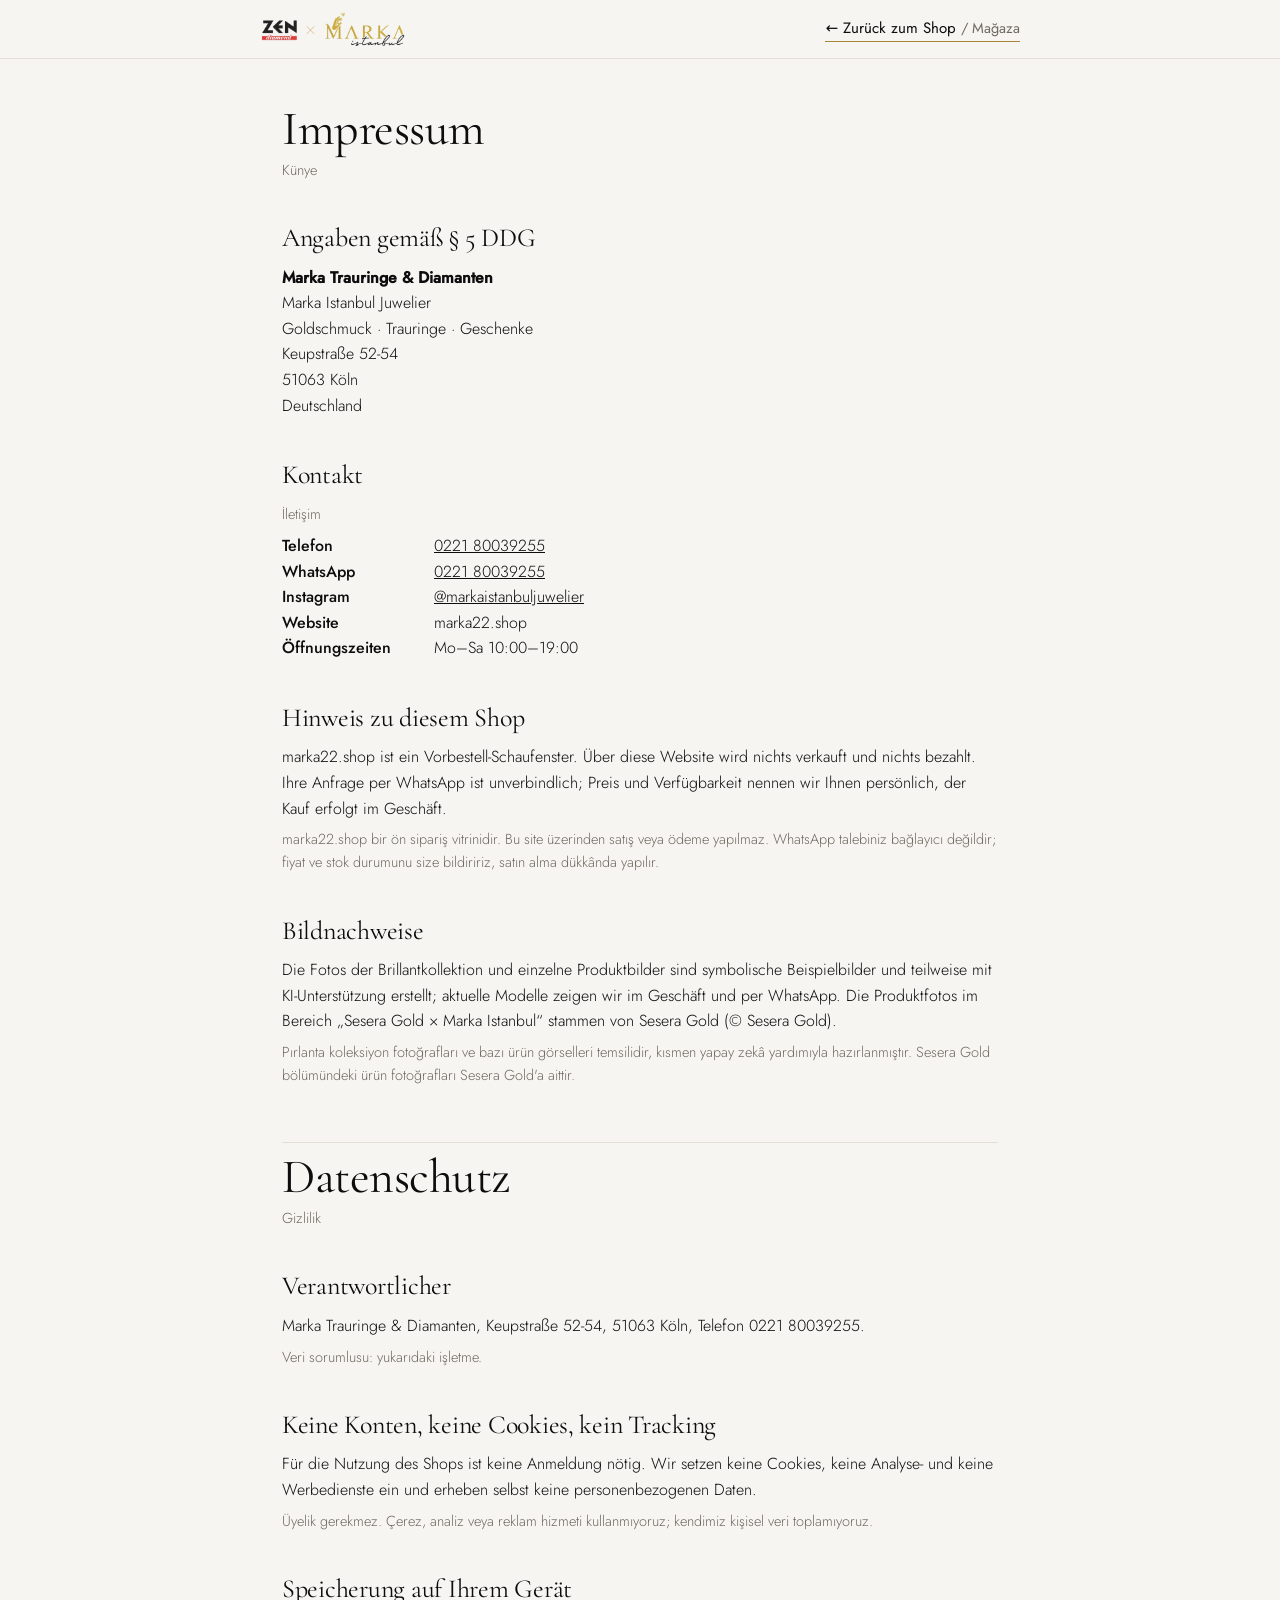
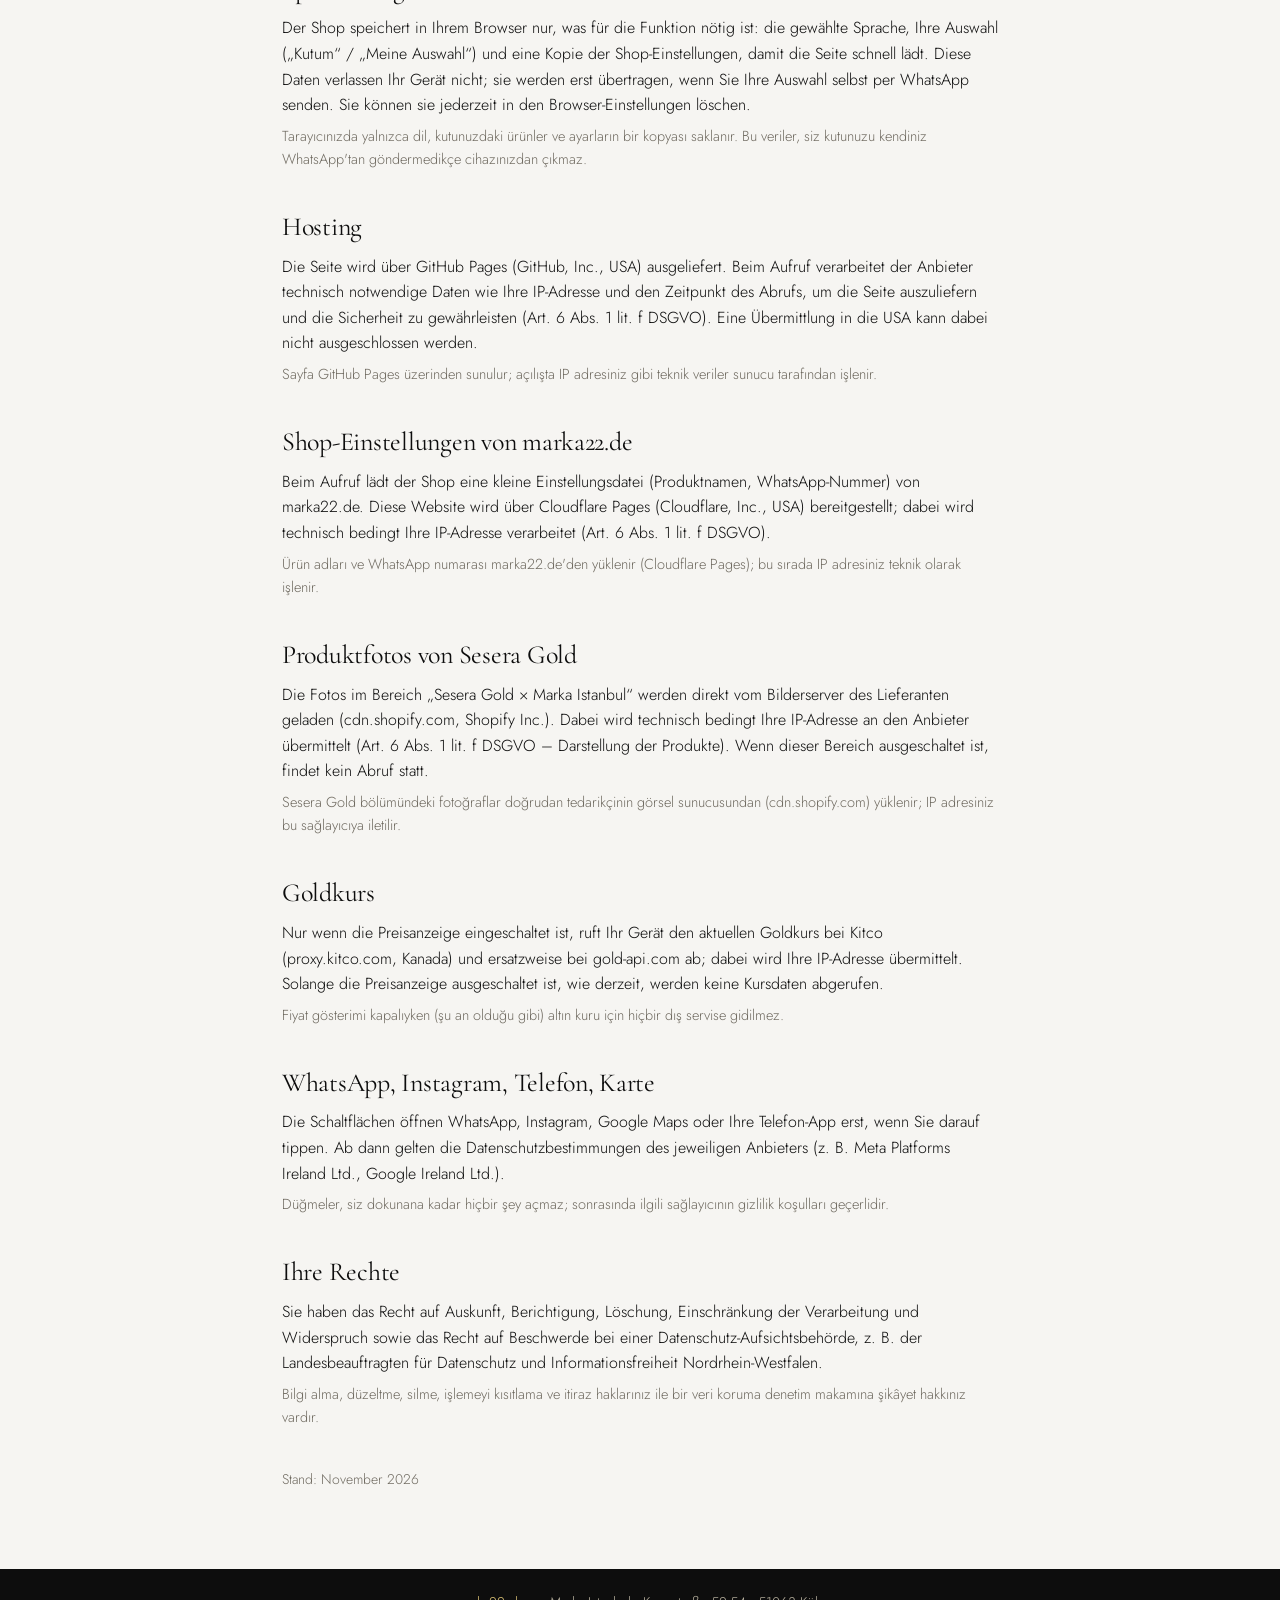
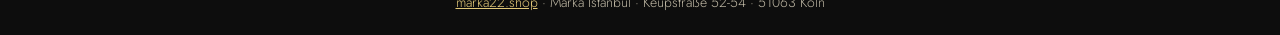
<file: impressum.html>
<!DOCTYPE html>
<html lang="de">
<head>
<meta charset="utf-8">
<meta name="viewport" content="width=device-width, initial-scale=1, viewport-fit=cover">
<meta name="theme-color" content="#0d0d0d">
<title>Impressum &amp; Datenschutz – Marka Istanbul</title>
<meta name="description" content="Impressum (Künye) und Datenschutzerklärung (Gizlilik) von marka22.shop, Marka Istanbul, Keupstraße 52-54, 51063 Köln.">
<link rel="canonical" href="https://marka22.shop/impressum.html">
<link rel="icon" type="image/png" href="icon-192.png">
<link href="f.css" rel="stylesheet">
<style>
:root{--paper:#f6f5f2;--ink:#0d0d0d;--soft:#6f6a60;--rule:#e2dfd7;--gold:#a8873a;
  --disp:"Cormorant Garamond","Times New Roman",serif;--body:"Jost",system-ui,sans-serif}
*{box-sizing:border-box;margin:0;padding:0}
html{background:var(--ink)}
body{font-family:var(--body);font-weight:300;font-size:16px;line-height:1.6;background:var(--paper);color:var(--ink);-webkit-font-smoothing:antialiased}
a{color:inherit}
:focus-visible{outline:2px solid var(--gold);outline-offset:3px}
.top{background:var(--paper);border-bottom:1px solid var(--rule);padding:calc(10px + env(safe-area-inset-top)) 22px 10px}
.top .in{max-width:760px;margin:0 auto;display:flex;align-items:center;justify-content:space-between;gap:16px}
.top img{height:38px;width:auto;display:block}
.top a.back{font-size:15px;font-weight:400;border-bottom:1px solid var(--gold);padding-bottom:1px;text-decoration:none}
main{max-width:760px;margin:0 auto;padding:44px 22px 72px}
h1{font-family:var(--disp);font-weight:400;font-size:clamp(34px,6vw,48px);line-height:1.1;letter-spacing:-.01em}
h1 + .tr{margin-top:2px}
h2{font-family:var(--disp);font-weight:400;font-size:26px;margin:36px 0 2px;letter-spacing:-.01em}
h3{font-family:var(--body);font-weight:500;font-size:16px;margin:24px 0 2px}
p{margin:6px 0}
.tr{color:var(--soft);font-size:14.5px}
.sec{margin-top:56px;padding-top:8px;border-top:1px solid var(--rule)}
address{font-style:normal;margin:6px 0}
dl{margin:8px 0}
dt{font-weight:500;float:left;clear:left;width:9.5em}
dd{margin-left:9.5em}
.stand{margin-top:40px;color:var(--soft);font-size:14px}
footer{background:var(--ink);color:#bdb6a3;font-size:14px;text-align:center;padding:22px}
footer a{color:#e2c878}
@media (max-width:520px){dt{float:none;width:auto}dd{margin-left:0;margin-bottom:6px}}
</style>
</head>
<body>
<header class="top"><div class="in">
  <a href="./" aria-label="marka22.shop"><img src="lockup.png" alt="Zen Diamond × Marka Istanbul" width="145" height="38"></a>
  <a class="back" href="./">← Zurück zum Shop <span class="tr">/ Mağaza</span></a>
</div></header>

<main>
  <h1>Impressum</h1>
  <p class="tr">Künye</p>

  <h2>Angaben gemäß § 5 DDG</h2>
  <address>
    <strong>Marka Trauringe &amp; Diamanten</strong><br>
    Marka Istanbul Juwelier<br>
    Goldschmuck · Trauringe · Geschenke<br>
    Keupstraße 52-54<br>
    51063 Köln<br>
    Deutschland
  </address>

  <h2>Kontakt</h2>
  <p class="tr">İletişim</p>
  <dl>
    <dt>Telefon</dt><dd><a href="tel:+4922180039255">0221 80039255</a></dd>
    <dt>WhatsApp</dt><dd><a href="https://wa.me/4922180039255">0221 80039255</a></dd>
    <dt>Instagram</dt><dd><a href="https://www.instagram.com/markaistanbuljuwelier/" rel="noopener">@markaistanbuljuwelier</a></dd>
    <dt>Website</dt><dd>marka22.shop</dd>
    <dt>Öffnungszeiten</dt><dd>Mo–Sa 10:00–19:00</dd>
  </dl>

  <h2>Hinweis zu diesem Shop</h2>
  <p>marka22.shop ist ein Vorbestell-Schaufenster. Über diese Website wird nichts verkauft und nichts bezahlt. Ihre Anfrage per WhatsApp ist unverbindlich; Preis und Verfügbarkeit nennen wir Ihnen persönlich, der Kauf erfolgt im Geschäft.</p>
  <p class="tr">marka22.shop bir ön sipariş vitrinidir. Bu site üzerinden satış veya ödeme yapılmaz. WhatsApp talebiniz bağlayıcı değildir; fiyat ve stok durumunu size bildiririz, satın alma dükkânda yapılır.</p>

  <h2>Bildnachweise</h2>
  <p>Die Fotos der Brillantkollektion und einzelne Produktbilder sind symbolische Beispielbilder und teilweise mit KI-Unterstützung erstellt; aktuelle Modelle zeigen wir im Geschäft und per WhatsApp. Die Produktfotos im Bereich „Sesera Gold × Marka Istanbul“ stammen von Sesera Gold (© Sesera Gold).</p>
  <p class="tr">Pırlanta koleksiyon fotoğrafları ve bazı ürün görselleri temsilidir, kısmen yapay zekâ yardımıyla hazırlanmıştır. Sesera Gold bölümündeki ürün fotoğrafları Sesera Gold'a aittir.</p>

  <section class="sec" id="datenschutz">
    <h1>Datenschutz</h1>
    <p class="tr">Gizlilik</p>

    <h2>Verantwortlicher</h2>
    <p>Marka Trauringe &amp; Diamanten, Keupstraße 52-54, 51063 Köln, Telefon 0221 80039255.</p>
    <p class="tr">Veri sorumlusu: yukarıdaki işletme.</p>

    <h2>Keine Konten, keine Cookies, kein Tracking</h2>
    <p>Für die Nutzung des Shops ist keine Anmeldung nötig. Wir setzen keine Cookies, keine Analyse- und keine Werbedienste ein und erheben selbst keine personenbezogenen Daten.</p>
    <p class="tr">Üyelik gerekmez. Çerez, analiz veya reklam hizmeti kullanmıyoruz; kendimiz kişisel veri toplamıyoruz.</p>

    <h2>Speicherung auf Ihrem Gerät</h2>
    <p>Der Shop speichert in Ihrem Browser nur, was für die Funktion nötig ist: die gewählte Sprache, Ihre Auswahl („Kutum“ / „Meine Auswahl“) und eine Kopie der Shop-Einstellungen, damit die Seite schnell lädt. Diese Daten verlassen Ihr Gerät nicht; sie werden erst übertragen, wenn Sie Ihre Auswahl selbst per WhatsApp senden. Sie können sie jederzeit in den Browser-Einstellungen löschen.</p>
    <p class="tr">Tarayıcınızda yalnızca dil, kutunuzdaki ürünler ve ayarların bir kopyası saklanır. Bu veriler, siz kutunuzu kendiniz WhatsApp'tan göndermedikçe cihazınızdan çıkmaz.</p>

    <h2>Hosting</h2>
    <p>Die Seite wird über GitHub Pages (GitHub, Inc., USA) ausgeliefert. Beim Aufruf verarbeitet der Anbieter technisch notwendige Daten wie Ihre IP-Adresse und den Zeitpunkt des Abrufs, um die Seite auszuliefern und die Sicherheit zu gewährleisten (Art. 6 Abs. 1 lit. f DSGVO). Eine Übermittlung in die USA kann dabei nicht ausgeschlossen werden.</p>
    <p class="tr">Sayfa GitHub Pages üzerinden sunulur; açılışta IP adresiniz gibi teknik veriler sunucu tarafından işlenir.</p>

    <h2>Shop-Einstellungen von marka22.de</h2>
    <p>Beim Aufruf lädt der Shop eine kleine Einstellungsdatei (Produktnamen, WhatsApp-Nummer) von marka22.de. Diese Website wird über Cloudflare Pages (Cloudflare, Inc., USA) bereitgestellt; dabei wird technisch bedingt Ihre IP-Adresse verarbeitet (Art. 6 Abs. 1 lit. f DSGVO).</p>
    <p class="tr">Ürün adları ve WhatsApp numarası marka22.de'den yüklenir (Cloudflare Pages); bu sırada IP adresiniz teknik olarak işlenir.</p>

    <h2>Produktfotos von Sesera Gold</h2>
    <p>Die Fotos im Bereich „Sesera Gold × Marka Istanbul“ werden direkt vom Bilderserver des Lieferanten geladen (cdn.shopify.com, Shopify Inc.). Dabei wird technisch bedingt Ihre IP-Adresse an den Anbieter übermittelt (Art. 6 Abs. 1 lit. f DSGVO – Darstellung der Produkte). Wenn dieser Bereich ausgeschaltet ist, findet kein Abruf statt.</p>
    <p class="tr">Sesera Gold bölümündeki fotoğraflar doğrudan tedarikçinin görsel sunucusundan (cdn.shopify.com) yüklenir; IP adresiniz bu sağlayıcıya iletilir.</p>

    <h2>Goldkurs</h2>
    <p>Nur wenn die Preisanzeige eingeschaltet ist, ruft Ihr Gerät den aktuellen Goldkurs bei Kitco (proxy.kitco.com, Kanada) und ersatzweise bei gold-api.com ab; dabei wird Ihre IP-Adresse übermittelt. Solange die Preisanzeige ausgeschaltet ist, wie derzeit, werden keine Kursdaten abgerufen.</p>
    <p class="tr">Fiyat gösterimi kapalıyken (şu an olduğu gibi) altın kuru için hiçbir dış servise gidilmez.</p>

    <h2>WhatsApp, Instagram, Telefon, Karte</h2>
    <p>Die Schaltflächen öffnen WhatsApp, Instagram, Google Maps oder Ihre Telefon-App erst, wenn Sie darauf tippen. Ab dann gelten die Datenschutzbestimmungen des jeweiligen Anbieters (z. B. Meta Platforms Ireland Ltd., Google Ireland Ltd.).</p>
    <p class="tr">Düğmeler, siz dokunana kadar hiçbir şey açmaz; sonrasında ilgili sağlayıcının gizlilik koşulları geçerlidir.</p>

    <h2>Ihre Rechte</h2>
    <p>Sie haben das Recht auf Auskunft, Berichtigung, Löschung, Einschränkung der Verarbeitung und Widerspruch sowie das Recht auf Beschwerde bei einer Datenschutz-Aufsichtsbehörde, z. B. der Landesbeauftragten für Datenschutz und Informationsfreiheit Nordrhein-Westfalen.</p>
    <p class="tr">Bilgi alma, düzeltme, silme, işlemeyi kısıtlama ve itiraz haklarınız ile bir veri koruma denetim makamına şikâyet hakkınız vardır.</p>

    <p class="stand">Stand: November 2026</p>
  </section>
</main>
<footer><a href="./">marka22.shop</a> · Marka Istanbul · Keupstraße 52-54 · 51063 Köln</footer>
</body>
</html>
</file>
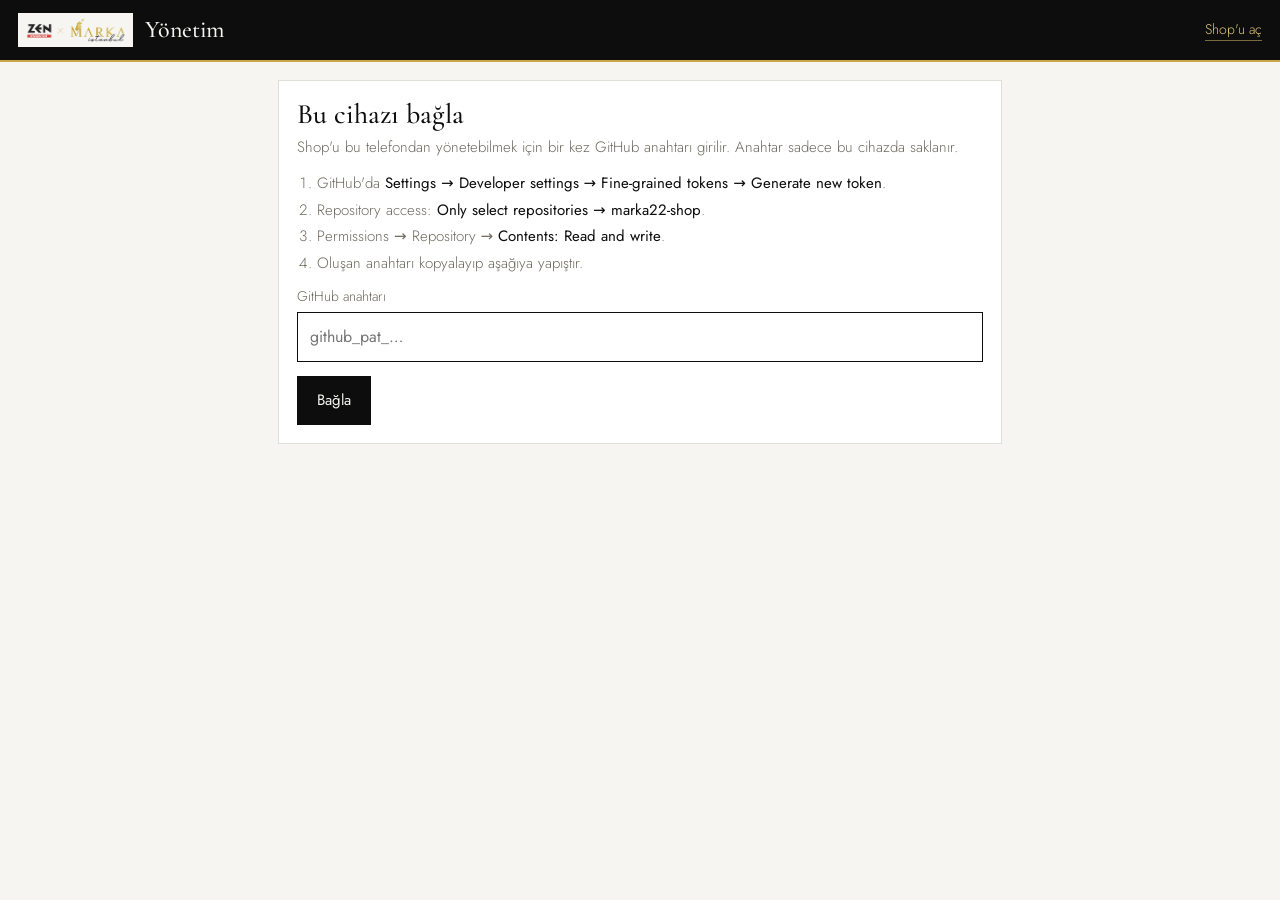
<file: yonetim.html>
<!DOCTYPE html>
<html lang="tr">
<head>
<meta charset="utf-8">
<meta name="viewport" content="width=device-width, initial-scale=1, viewport-fit=cover">
<meta name="robots" content="noindex,nofollow">
<meta name="theme-color" content="#0d0d0d">
<link rel="icon" type="image/png" href="icon-192.png">
<title>Marka Istanbul – Yönetim</title>
<link href="f.css" rel="stylesheet">
<style>
:root{--paper:#f6f5f2;--surface:#fff;--ink:#0d0d0d;--soft:#6f6a60;--rule:#e2dfd7;--gold:#a8873a;--red:#c62828;--green:#1d9a50;
  --disp:"Cormorant Garamond","Times New Roman",serif;--body:"Jost",system-ui,sans-serif}
*{box-sizing:border-box;margin:0;padding:0}
html{background:#0d0d0d}
body{font-family:var(--body);font-weight:300;font-size:16px;line-height:1.5;background:var(--paper);color:var(--ink);min-height:100vh;-webkit-font-smoothing:antialiased}
button{font:inherit;color:inherit;cursor:pointer;border:0;background:none}
img{max-width:100%;display:block}
:focus-visible{outline:2px solid var(--gold);outline-offset:2px}
header{background:#0d0d0d;color:#f6f5f2;padding:calc(12px + env(safe-area-inset-top)) 18px 12px;display:flex;align-items:center;gap:12px;border-bottom:2px solid #c9a647}
header img{height:34px;background:#f6f5f2;padding:4px 8px}
header b{font-family:var(--disp);font-weight:500;font-size:24px;margin-right:auto}
header a{color:#e2c878;font-size:14px;border-bottom:1px solid rgba(226,200,120,.5);text-decoration:none}
main{max-width:760px;margin:0 auto;padding:18px 18px calc(60px + env(safe-area-inset-bottom));display:grid;gap:18px}
.card{background:var(--surface);border:1px solid var(--rule);padding:18px}
h2{font-family:var(--disp);font-weight:500;font-size:28px;line-height:1.1;margin-bottom:6px}
p.h{color:var(--soft);font-size:15px;margin-bottom:14px}
label.lb{display:block;font-size:14px;color:var(--soft);margin:12px 0 5px}
input[type=text],input[type=password],input[type=number],select,textarea{width:100%;border:1px solid var(--ink);padding:12px;font:inherit;font-weight:400;background:#fff;color:var(--ink);border-radius:0}
.btn{display:inline-flex;align-items:center;justify-content:center;gap:8px;background:var(--ink);color:#f6f5f2;padding:13px 20px;font-weight:400;font-size:15px}
.btn.line{background:transparent;color:var(--ink);border:1px solid var(--ink)}
.btn.wa{background:var(--green);color:#fff}
.btn.sm{padding:8px 12px;font-size:14px}
.btn[disabled]{opacity:.45;cursor:default}
.row{display:flex;gap:10px;flex-wrap:wrap;align-items:center;margin-top:14px}
.sw{display:flex;align-items:center;justify-content:space-between;gap:14px}
.sw .tg{position:relative;width:64px;height:36px;border-radius:18px;background:#c9c5bb;flex:none;transition:background .15s}
.sw .tg::after{content:"";position:absolute;left:4px;top:4px;width:28px;height:28px;border-radius:50%;background:#fff;transition:transform .15s}
.sw .tg.on{background:var(--green)}
.sw .tg.on::after{transform:translateX(28px)}
.sw .st{font-weight:400}
ol{margin:0 0 6px 20px;color:var(--soft);font-size:15px}
ol li{margin:4px 0}
ol b{color:var(--ink);font-weight:400}
.drop{border:1px dashed var(--ink);padding:18px;text-align:center;color:var(--soft);cursor:pointer;display:block}
.drop input{display:none}
.prev{margin-top:12px;display:none;background:#efece4}
.prev img{max-height:320px;margin:0 auto}
.two{display:grid;grid-template-columns:1fr 1fr;gap:12px}
.it{display:grid;grid-template-columns:76px 1fr;gap:12px;padding:14px 0;border-top:1px solid var(--rule)}
.it:first-child{border-top:0}
.it img{width:76px;height:76px;object-fit:cover;background:#efece4}
.it .n{font-weight:400}
.it .s{color:var(--soft);font-size:14px}
.it .row{margin-top:8px}
.note{color:var(--soft);font-size:14px}
.err{color:var(--red);font-weight:400;font-size:15px;margin-top:10px}
.toast{position:fixed;left:50%;bottom:calc(20px + env(safe-area-inset-bottom));transform:translate(-50%,30px);background:#0d0d0d;color:#f6f5f2;padding:12px 18px;font-size:15px;opacity:0;transition:all .25s;z-index:9;pointer-events:none;max-width:92vw;text-align:center;border-bottom:2px solid #c9a647}
.toast.on{opacity:1;transform:translate(-50%,0)}
[hidden]{display:none!important}
</style>
</head>
<body>
<header><img src="lockup.png" alt=""><b>Yönetim</b><a href="./" target="_blank" rel="noopener">Shop'u aç</a></header>

<main>
  <!-- İlk kurulum: GitHub anahtarı -->
  <section class="card" id="kurulum" hidden>
    <h2>Bu cihazı bağla</h2>
    <p class="h">Shop'u bu telefondan yönetebilmek için bir kez GitHub anahtarı girilir. Anahtar sadece bu cihazda saklanır.</p>
    <ol>
      <li>GitHub'da <b>Settings → Developer settings → Fine-grained tokens → Generate new token</b>.</li>
      <li>Repository access: <b>Only select repositories → marka22-shop</b>.</li>
      <li>Permissions → Repository → <b>Contents: Read and write</b>.</li>
      <li>Oluşan anahtarı kopyalayıp aşağıya yapıştır.</li>
    </ol>
    <label class="lb" for="tok">GitHub anahtarı</label>
    <input type="password" id="tok" autocomplete="off" placeholder="github_pat_…">
    <div class="row"><button class="btn" id="tokBtn">Bağla</button></div>
    <div class="err" id="tokErr" hidden></div>
  </section>

  <div id="panel" hidden>
  <div style="display:grid;gap:18px">

  <section class="card">
    <div class="sw">
      <div><h2>Sesera × Marka</h2><div class="st" id="sesSt">…</div><div class="note">Kapalıyken shop'ta Sesera ürünleri yerine genel altın takı kartları görünür.</div></div>
      <button class="tg" id="sesTg" role="switch" aria-checked="false" aria-label="Sesera bölümü"></button>
    </div>
  </section>

  <section class="card">
    <div class="sw">
      <div><h2>Fiyatları göster</h2><div class="st" id="fiySt">…</div><div class="note">Kapalıyken shop ön sipariş vitrinidir: fiyat ve gram görünmez, müşteri kutusuna ekleyip WhatsApp'tan sorar.</div></div>
      <button class="tg" id="fiyTg" role="switch" aria-checked="false" aria-label="Fiyatları göster"></button>
    </div>
  </section>

  <section class="card">
    <h2>Ürün ekle</h2>
    <p class="h">Fotoğrafı çek ya da seç, bilgileri yaz, kaydet. Ürün shop'ta "Vitrinden" bölümünde görünür.</p>
    <label class="drop" id="drop"><input type="file" id="foto" accept="image/*">Fotoğraf çek veya seç</label>
    <div class="prev" id="prev"><img id="prevImg" alt=""></div>
    <label class="lb" for="ad">Ürün adı</label>
    <input type="text" id="ad" placeholder="örn. Tektaş yüzük 0,30 ct">
    <div class="two">
      <div><label class="lb" for="kat">Kategori</label>
        <select id="kat"><option value="pirlanta">Pırlanta</option><option value="alyans">Alyans</option><option value="taki">Altın takı</option><option value="bilezik">Bilezik</option><option value="diger">Diğer</option></select></div>
      <div><label class="lb" for="fiyat">Fiyat (€) – isteğe bağlı</label>
        <input type="number" id="fiyat" inputmode="decimal" min="0" step="1" placeholder="örn. 1490"></div>
    </div>
    <label class="lb" for="acik">Kısa açıklama (isteğe bağlı)</label>
    <input type="text" id="acik" placeholder="örn. 14 ayar beyaz altın, 3,2 g">
    <div class="row"><button class="btn" id="ekleBtn">Kaydet ve yayınla</button><span class="note" id="ekleNote"></span></div>
    <div class="err" id="ekleErr" hidden></div>
  </section>

  <section class="card">
    <h2>Ürünlerim</h2>
    <p class="h" id="listH">Yükleniyor…</p>
    <div id="list"></div>
  </section>

  <section class="card">
    <div class="note">Değişiklikler shop'ta yaklaşık bir dakika sonra görünür. <button class="btn line sm" id="cikis" style="margin-left:8px">Bu cihazın bağlantısını kaldır</button></div>
  </section>

  </div></div>
</main>
<div class="toast" id="toast"></div>

<script>
/* Yönetim ekranı: sunucu yok. Değişiklikler GitHub deposuna (trawigo67-web/marka22-shop) yazılır; GitHub Pages siteyi ~1 dk içinde yeniler.
   Dosyalar: ayar.json {"sesera":true|false} · urunler.json [{id,kat,tr,foto,fiyat,aciklama}] · u-<id>.jpg (fotoğraflar) */
const REPO = "trawigo67-web/marka22-shop", API = "https://api.github.com/repos/" + REPO, SITE = "https://marka22.shop/";
const $ = id => document.getElementById(id);
const ls = { get(k){ try{ return localStorage.getItem(k); }catch(e){ return null; } }, set(k,v){ try{ localStorage.setItem(k,v); }catch(e){} }, del(k){ try{ localStorage.removeItem(k); }catch(e){} } };
const esc = s => String(s).replace(/[&<>"']/g, c => ({"&":"&amp;","<":"&lt;",">":"&gt;",'"':"&quot;","'":"&#39;"}[c]));
const enc = s => btoa(unescape(encodeURIComponent(s)));
const dec = b => decodeURIComponent(escape(atob(String(b).replace(/\s/g,""))));
const KATAD = {pirlanta:"Pırlanta", alyans:"Alyans", taki:"Altın takı", bilezik:"Bilezik", diger:"Diğer"};
let tok = ls.get("my_tok") || "", ayar = {sesera:true, fiyat:false}, ayarSha = null, urunler = [], urunSha = null, fotoB64 = null, busy = false;

function toast(m){ const e = $("toast"); e.textContent = m; e.classList.add("on"); clearTimeout(toast.t); toast.t = setTimeout(()=>e.classList.remove("on"), 2600); }
function hata(e){ if (e && e.status === 401) return "Anahtar geçersiz ya da süresi dolmuş. Bağlantıyı kaldırıp yeni anahtar gir.";
  if (e && e.status === 403) return "Bu anahtarın yazma izni yok (Contents: Read and write gerekli).";
  if (e && e.status === 409) return "Aynı anda başka bir değişiklik yapıldı. Sayfayı yenileyip tekrar dene.";
  return "Olmadı: " + ((e && e.message) || "bağlantı hatası"); }
async function gh(path, opt={}){
  const r = await fetch(API + path, {...opt, cache:"no-store", headers:{Authorization:"Bearer " + tok, Accept:"application/vnd.github+json", "X-GitHub-Api-Version":"2022-11-28", ...(opt.body ? {"Content-Type":"application/json"} : {})}});
  if (!r.ok){ let m = ""; try{ m = (await r.json()).message; }catch(_){ } const e = new Error(m || ("HTTP " + r.status)); e.status = r.status; throw e; }
  return r.status === 204 ? null : r.json();
}
async function oku(file, def){
  try{ const d = await gh("/contents/" + file + "?ref=main"); return {data: JSON.parse(dec(d.content)), sha: d.sha}; }
  catch(e){ if (e.status === 404) return {data: def, sha: null}; throw e; }
}
const yaz = (file, b64, sha, msg) => gh("/contents/" + file, {method:"PUT", body: JSON.stringify({message: msg, content: b64, branch: "main", ...(sha ? {sha} : {})})});
async function sil(file, msg){ try{ const d = await gh("/contents/" + file + "?ref=main"); await gh("/contents/" + file, {method:"DELETE", body: JSON.stringify({message: msg, sha: d.sha, branch: "main"})}); }catch(e){ if (e.status !== 404) throw e; } }

async function basla(){
  $("kurulum").hidden = !!tok; $("panel").hidden = !tok;
  if (!tok) return;
  try{
    const repo = await gh("");
    if (!(repo.permissions && repo.permissions.push)){ const e = new Error("yazma izni yok"); e.status = 403; throw e; }
    const a = await oku("ayar.json", {sesera:true}); ayar = Object.assign({sesera:true, fiyat:false}, a.data); ayarSha = a.sha;
    const u = await oku("urunler.json", []); urunler = Array.isArray(u.data) ? u.data : []; urunSha = u.sha;
    ciz();
  }catch(e){
    if (e.status === 401 || e.status === 403 || e.status === 404){ $("kurulum").hidden = false; $("panel").hidden = true; $("tokErr").hidden = false; $("tokErr").textContent = e.status === 404 ? "Bu anahtar marka22-shop deposunu göremiyor." : hata(e); }
    else { $("listH").textContent = hata(e); }
  }
}
function ciz(){
  const on = ayar.sesera !== false;
  $("sesTg").classList.toggle("on", on); $("sesTg").setAttribute("aria-checked", on ? "true" : "false");
  $("sesSt").textContent = on ? "Açık: Sesera ürünleri shop'ta görünüyor" : "Kapalı";
  const fy = ayar.fiyat === true;
  $("fiyTg").classList.toggle("on", fy); $("fiyTg").setAttribute("aria-checked", fy ? "true" : "false");
  $("fiySt").textContent = fy ? "Açık: fiyatlar shop'ta görünüyor" : "Kapalı: ön sipariş vitrini";
  $("listH").textContent = urunler.length ? urunler.length + " ürün" : "Henüz ürün yok. İlk ürünü yukarıdan ekle.";
  $("list").innerHTML = urunler.map((o,i)=>`<div class="it"><img src="${esc(SITE + o.foto)}" alt="" loading="lazy">
    <div><div class="n">${esc(o.tr || o.id)}</div><div class="s">${esc(KATAD[o.kat] || "")}${o.fiyat != null ? " · " + Number(o.fiyat).toLocaleString("tr-TR") + " €" : " · fiyat iste"}${o.aciklama ? " · " + esc(o.aciklama) : ""}</div>
    <div class="row"><button class="btn wa sm" data-gonder="${i}">Müşteriye gönder</button><button class="btn line sm" data-sil="${i}">Sil</button></div></div></div>`).join("");
}
async function kaydetUrunler(msg){ const r = await yaz("urunler.json", enc(JSON.stringify(urunler, null, 1) + "\n"), urunSha, msg); urunSha = r.content.sha; }

// fotoğrafı küçült (en uzun kenar 1400 px, JPEG)
function kucult(file){ return new Promise((res, rej)=>{
  const img = new Image(), url = URL.createObjectURL(file);
  img.onload = ()=>{ const k = Math.min(1, 1400 / Math.max(img.width, img.height)), c = document.createElement("canvas");
    c.width = Math.round(img.width * k); c.height = Math.round(img.height * k);
    const x = c.getContext("2d"); x.fillStyle = "#fff"; x.fillRect(0,0,c.width,c.height); x.drawImage(img, 0, 0, c.width, c.height);
    URL.revokeObjectURL(url); res(c.toDataURL("image/jpeg", 0.86)); };
  img.onerror = ()=>{ URL.revokeObjectURL(url); rej(new Error("Fotoğraf okunamadı")); };
  img.src = url; }); }

$("foto").onchange = async e=>{ const f = e.target.files[0]; if (!f) return;
  try{ const d = await kucult(f); fotoB64 = d.split(",")[1]; $("prevImg").src = d; $("prev").style.display = "block"; $("drop").firstChild.nodeValue = ""; $("drop").lastChild.nodeValue = "Başka fotoğraf seç"; }
  catch(err){ $("ekleErr").hidden = false; $("ekleErr").textContent = err.message; } };

$("ekleBtn").onclick = async ()=>{
  if (busy) return; const ad = $("ad").value.trim(), er = $("ekleErr"); er.hidden = true;
  if (!fotoB64){ er.hidden = false; er.textContent = "Önce bir fotoğraf seç."; return; }
  if (!ad){ er.hidden = false; er.textContent = "Ürün adını yaz."; return $("ad").focus(); }
  busy = true; $("ekleBtn").disabled = true; $("ekleNote").textContent = "Fotoğraf yükleniyor…";
  try{
    const id = "u" + Date.now().toString(36), foto = "u-" + id + ".jpg", fv = $("fiyat").value.trim();
    await yaz(foto, fotoB64, null, "Ürün fotoğrafı: " + ad);
    $("ekleNote").textContent = "Ürün kaydediliyor…";
    urunler.unshift({id, kat: $("kat").value, tr: ad, foto, fiyat: fv === "" ? null : Math.round(Number(fv)), aciklama: $("acik").value.trim()});
    try{ await kaydetUrunler("Ürün eklendi: " + ad); }catch(e2){ urunler.shift(); throw e2; }
    fotoB64 = null; $("ad").value = ""; $("fiyat").value = ""; $("acik").value = ""; $("foto").value = ""; $("prev").style.display = "none"; $("drop").lastChild.nodeValue = "Fotoğraf çek veya seç";
    ciz(); toast("Kaydedildi. Shop'ta yaklaşık 1 dakika sonra görünür.");
  }catch(e){ er.hidden = false; er.textContent = hata(e); }
  busy = false; $("ekleBtn").disabled = false; $("ekleNote").textContent = "";
};

$("fiyTg").onclick = async ()=>{
  if (busy) return; busy = true; const yeni = !(ayar.fiyat === true);
  try{ const r = await yaz("ayar.json", enc(JSON.stringify({...ayar, fiyat: yeni}) + "\n"), ayarSha, "Fiyatlar " + (yeni ? "açıldı" : "gizlendi"));
    ayar.fiyat = yeni; ayarSha = r.content.sha; ciz(); toast(yeni ? "Fiyatlar artık görünüyor" : "Fiyatlar gizlendi"); }
  catch(e){ toast(hata(e)); }
  busy = false;
};
$("sesTg").onclick = async ()=>{
  if (busy) return; busy = true; const yeni = !(ayar.sesera !== false);
  try{ const r = await yaz("ayar.json", enc(JSON.stringify({...ayar, sesera: yeni}) + "\n"), ayarSha, "Sesera bölümü " + (yeni ? "açıldı" : "kapatıldı"));
    ayar.sesera = yeni; ayarSha = r.content.sha; ciz(); toast(yeni ? "Sesera bölümü açıldı" : "Sesera bölümü kapatıldı"); }
  catch(e){ toast(hata(e)); }
  busy = false;
};

async function gonder(o){
  const text = "Marka Istanbul\n" + (o.tr || "") + (o.aciklama ? "\n" + o.aciklama : "") + (o.fiyat != null ? "\nFiyat: " + Number(o.fiyat).toLocaleString("tr-TR") + " €" : "") + "\n" + SITE + "#yeni";
  try{ // telefonda: fotoğrafla birlikte paylaş (WhatsApp seçilir)
    const b = await (await fetch(SITE + o.foto, {cache:"no-store"})).blob(), f = new File([b], "marka-istanbul.jpg", {type:"image/jpeg"});
    if (navigator.canShare && navigator.canShare({files:[f]})){ await navigator.share({files:[f], text}); return; }
  }catch(e){ if (e && e.name === "AbortError") return; }
  const a = document.createElement("a"); a.href = "https://wa.me/?text=" + encodeURIComponent(text + "\n" + SITE + o.foto); a.target = "_blank"; a.rel = "noopener"; document.body.appendChild(a); a.click(); a.remove();
}
$("list").onclick = async e=>{
  const g = e.target.closest("[data-gonder]"); if (g) return gonder(urunler[+g.dataset.gonder]);
  const s = e.target.closest("[data-sil]"); if (!s || busy) return;
  if (!s.dataset.emin){ s.dataset.emin = "1"; s.textContent = "Emin misin? Sil"; setTimeout(()=>{ if (s.isConnected){ delete s.dataset.emin; s.textContent = "Sil"; } }, 4000); return; }
  busy = true; const i = +s.dataset.sil, o = urunler[i];
  try{ urunler.splice(i, 1); try{ await kaydetUrunler("Ürün silindi: " + (o.tr || o.id)); }catch(e2){ urunler.splice(i, 0, o); throw e2; }
    try{ await sil(o.foto, "Fotoğraf silindi: " + (o.tr || o.id)); }catch(_){ }
    ciz(); toast("Silindi"); }
  catch(err){ toast(hata(err)); }
  busy = false;
};
$("tokBtn").onclick = ()=>{ const v = $("tok").value.trim(); if (!v) return; tok = v; ls.set("my_tok", tok); $("tokErr").hidden = true; basla(); };
$("cikis").onclick = ()=>{ tok = ""; ls.del("my_tok"); $("tok").value = ""; basla(); };
basla();
</script>
</body>
</html>
</file>
<file: f.css>
@font-face {
  font-family: 'Cormorant Garamond';
  font-style: italic;
  font-weight: 400;
  font-display: swap;
  src: url(CormorantGaramond-400i-latin-ext.woff2) format('woff2');
  unicode-range: U+0100-02BA, U+02BD-02C5, U+02C7-02CC, U+02CE-02D7, U+02DD-02FF, U+0304, U+0308, U+0329, U+1D00-1DBF, U+1E00-1E9F, U+1EF2-1EFF, U+2020, U+20A0-20AB, U+20AD-20C4, U+2113, U+2C60-2C7F, U+A720-A7FF;
}
@font-face {
  font-family: 'Cormorant Garamond';
  font-style: italic;
  font-weight: 400;
  font-display: swap;
  src: url(CormorantGaramond-400i-latin.woff2) format('woff2');
  unicode-range: U+0000-00FF, U+0131, U+0152-0153, U+02BB-02BC, U+02C6, U+02DA, U+02DC, U+0304, U+0308, U+0329, U+2000-206F, U+20AC, U+2122, U+2191, U+2193, U+2212, U+2215, U+FEFF, U+FFFD;
}
@font-face {
  font-family: 'Cormorant Garamond';
  font-style: normal;
  font-weight: 400;
  font-display: swap;
  src: url(CormorantGaramond-400-latin-ext.woff2) format('woff2');
  unicode-range: U+0100-02BA, U+02BD-02C5, U+02C7-02CC, U+02CE-02D7, U+02DD-02FF, U+0304, U+0308, U+0329, U+1D00-1DBF, U+1E00-1E9F, U+1EF2-1EFF, U+2020, U+20A0-20AB, U+20AD-20C4, U+2113, U+2C60-2C7F, U+A720-A7FF;
}
@font-face {
  font-family: 'Cormorant Garamond';
  font-style: normal;
  font-weight: 400;
  font-display: swap;
  src: url(CormorantGaramond-400-latin.woff2) format('woff2');
  unicode-range: U+0000-00FF, U+0131, U+0152-0153, U+02BB-02BC, U+02C6, U+02DA, U+02DC, U+0304, U+0308, U+0329, U+2000-206F, U+20AC, U+2122, U+2191, U+2193, U+2212, U+2215, U+FEFF, U+FFFD;
}
@font-face {
  font-family: 'Cormorant Garamond';
  font-style: normal;
  font-weight: 500;
  font-display: swap;
  src: url(CormorantGaramond-500-latin-ext.woff2) format('woff2');
  unicode-range: U+0100-02BA, U+02BD-02C5, U+02C7-02CC, U+02CE-02D7, U+02DD-02FF, U+0304, U+0308, U+0329, U+1D00-1DBF, U+1E00-1E9F, U+1EF2-1EFF, U+2020, U+20A0-20AB, U+20AD-20C4, U+2113, U+2C60-2C7F, U+A720-A7FF;
}
@font-face {
  font-family: 'Cormorant Garamond';
  font-style: normal;
  font-weight: 500;
  font-display: swap;
  src: url(CormorantGaramond-500-latin.woff2) format('woff2');
  unicode-range: U+0000-00FF, U+0131, U+0152-0153, U+02BB-02BC, U+02C6, U+02DA, U+02DC, U+0304, U+0308, U+0329, U+2000-206F, U+20AC, U+2122, U+2191, U+2193, U+2212, U+2215, U+FEFF, U+FFFD;
}
@font-face {
  font-family: 'Jost';
  font-style: normal;
  font-weight: 300;
  font-display: swap;
  src: url(Jost-300-latin-ext.woff2) format('woff2');
  unicode-range: U+0100-02BA, U+02BD-02C5, U+02C7-02CC, U+02CE-02D7, U+02DD-02FF, U+0304, U+0308, U+0329, U+1D00-1DBF, U+1E00-1E9F, U+1EF2-1EFF, U+2020, U+20A0-20AB, U+20AD-20C4, U+2113, U+2C60-2C7F, U+A720-A7FF;
}
@font-face {
  font-family: 'Jost';
  font-style: normal;
  font-weight: 300;
  font-display: swap;
  src: url(Jost-300-latin.woff2) format('woff2');
  unicode-range: U+0000-00FF, U+0131, U+0152-0153, U+02BB-02BC, U+02C6, U+02DA, U+02DC, U+0304, U+0308, U+0329, U+2000-206F, U+20AC, U+2122, U+2191, U+2193, U+2212, U+2215, U+FEFF, U+FFFD;
}
@font-face {
  font-family: 'Jost';
  font-style: normal;
  font-weight: 400;
  font-display: swap;
  src: url(Jost-400-latin-ext.woff2) format('woff2');
  unicode-range: U+0100-02BA, U+02BD-02C5, U+02C7-02CC, U+02CE-02D7, U+02DD-02FF, U+0304, U+0308, U+0329, U+1D00-1DBF, U+1E00-1E9F, U+1EF2-1EFF, U+2020, U+20A0-20AB, U+20AD-20C4, U+2113, U+2C60-2C7F, U+A720-A7FF;
}
@font-face {
  font-family: 'Jost';
  font-style: normal;
  font-weight: 400;
  font-display: swap;
  src: url(Jost-400-latin.woff2) format('woff2');
  unicode-range: U+0000-00FF, U+0131, U+0152-0153, U+02BB-02BC, U+02C6, U+02DA, U+02DC, U+0304, U+0308, U+0329, U+2000-206F, U+20AC, U+2122, U+2191, U+2193, U+2212, U+2215, U+FEFF, U+FFFD;
}
@font-face {
  font-family: 'Jost';
  font-style: normal;
  font-weight: 500;
  font-display: swap;
  src: url(Jost-500-latin-ext.woff2) format('woff2');
  unicode-range: U+0100-02BA, U+02BD-02C5, U+02C7-02CC, U+02CE-02D7, U+02DD-02FF, U+0304, U+0308, U+0329, U+1D00-1DBF, U+1E00-1E9F, U+1EF2-1EFF, U+2020, U+20A0-20AB, U+20AD-20C4, U+2113, U+2C60-2C7F, U+A720-A7FF;
}
@font-face {
  font-family: 'Jost';
  font-style: normal;
  font-weight: 500;
  font-display: swap;
  src: url(Jost-500-latin.woff2) format('woff2');
  unicode-range: U+0000-00FF, U+0131, U+0152-0153, U+02BB-02BC, U+02C6, U+02DA, U+02DC, U+0304, U+0308, U+0329, U+2000-206F, U+20AC, U+2122, U+2191, U+2193, U+2212, U+2215, U+FEFF, U+FFFD;
}
</file>
